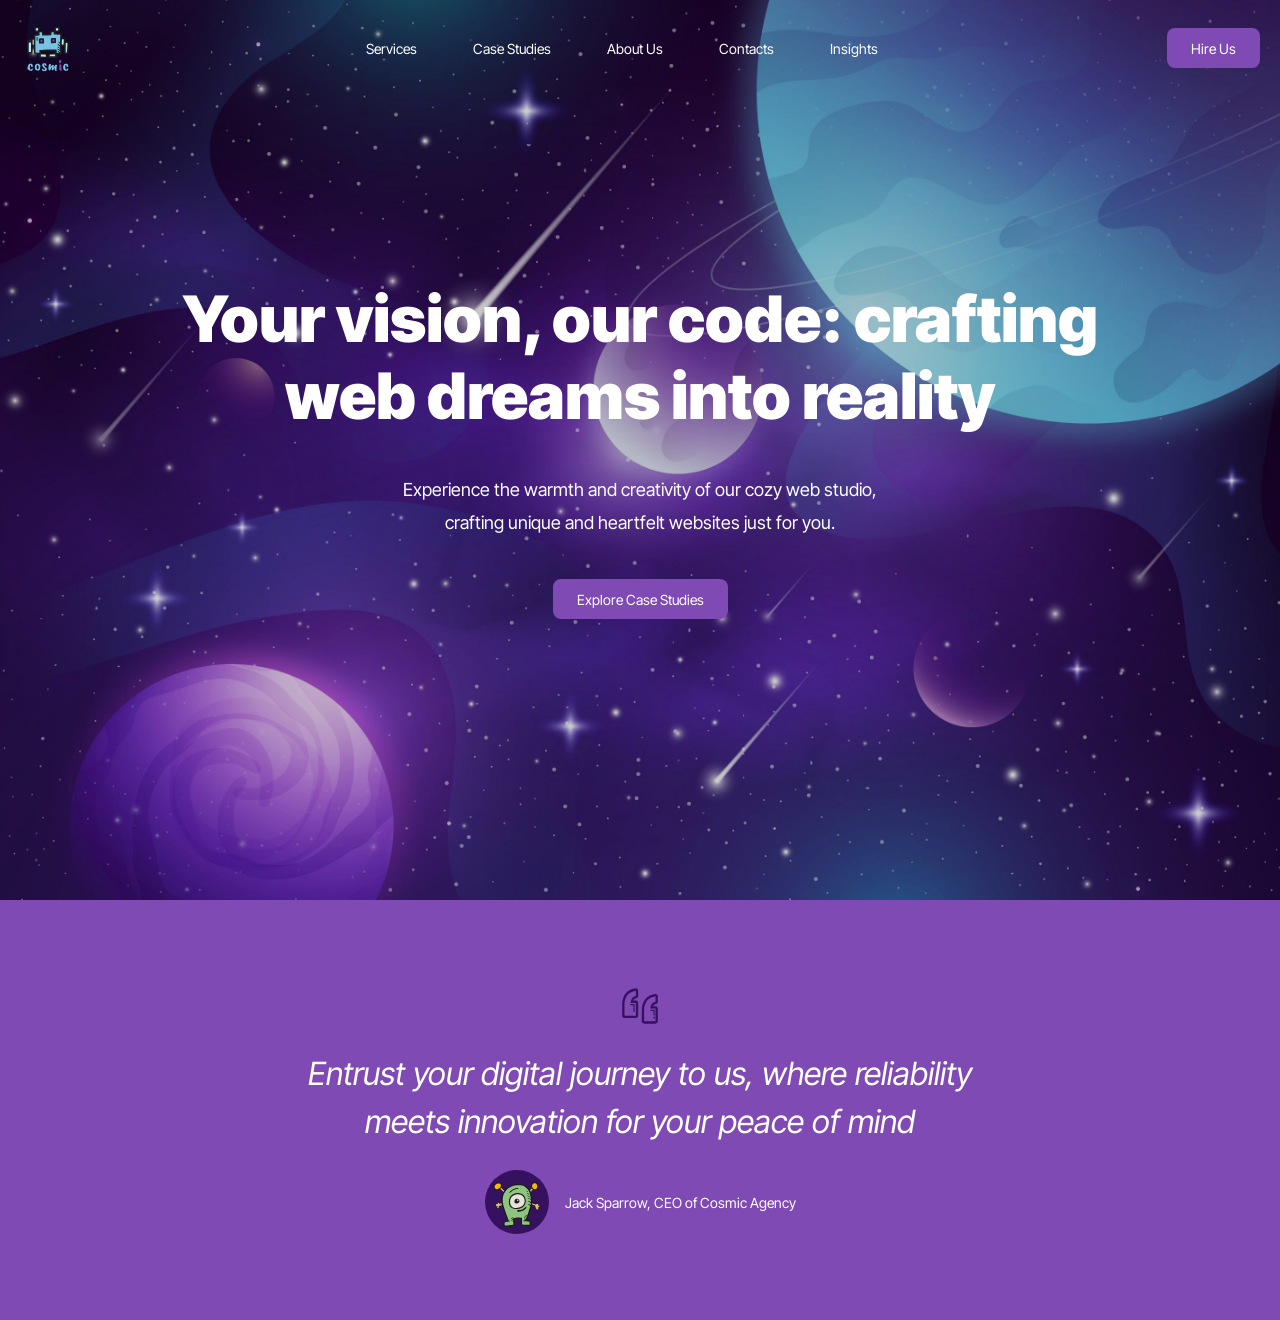
<file: template-1/index.html>
<!DOCTYPE html>
<html lang="en">

<head>
  <meta charset="UTF-8">
  <meta name="viewport" content="width=device-width, initial-scale=1.0">
  <title>Cosmic Agency</title>
  <link rel="icon" href="images/favicon.svg" type="image/svg">
  <link rel="stylesheet" type="text/css" href="css/index.css">
  <link rel="preconnect" href="https://fonts.googleapis.com">
  <link rel="preconnect" href="https://fonts.gstatic.com" crossorigin>
  <link href="https://fonts.googleapis.com/css2?family=Inter+Tight:ital,wght@0,400;0,900;1,400&display=swap" rel="stylesheet">
</head>

<body>

  <header class="header">
    <div class="container">
      <div class="header__inner">

        <a class="logo" href="index.html">
          <img class="logo__img" src="images/logo.svg" alt="logo">
        </a>

        <nav class="menu">

          <button class="menu__button">
            <span></span>
            <span></span>
            <span></span>
            <span></span>
          </button>

          <ul class="menu__list">
            <li class="menu__item">
              <a class="menu__link" href="#">Services</a>
            </li>
            <li class="menu__item">
              <a class="menu__link" href="#">Case studies</a>
            </li>
            <li class="menu__item">
              <a class="menu__link" href="#">About us</a>
            </li>
            <li class="menu__item">
              <a class="menu__link" href="#">Contacts</a>
            </li>
            <li class="menu__item">
              <a class="menu__link" href="#">Insights</a>
            </li>
          </ul>
        </nav>

        <a class="action__button button" href="#">
          Hire Us
        </a>

      </div>
    </div>
  </header>

  <main class="main">

    <section class="hero">
      <div class="container">
        <div class="hero__wrapper">
          <div class="hero__inner">
            <h1 class="hero__title">
              Your vision, our code: crafting web dreams into reality
            </h1>
            <p class="hero__description">
              Experience the warmth and creativity of our cozy web studio, crafting unique and heartfelt websites just for
              you.
            </p>
            <a class="hero__button button" href="#">
              Explore case studies
            </a>
          </div>
        </div>
      </div>
    </section>

    <div class="quote">
      <p class="quote__text">
        Entrust your digital journey to us, where reliability meets innovation for your peace of mind
      </p>
      <div class="quote__author">
        <img class="quote__photo" src="images/author.svg" alt="author">
        <p class="quote__name">
          Jack Sparrow, CEO of Cosmic Agency
        </p>
      </div>
    </div>

  </main>

  <script src="js/script.js"></script>
</body>

</html>
</file>
<file: template-1/css/index.css>
/* global */
@import url('reset.css');
@import url('box-model.css');

/* colors */
@import url('colors.css');

/* main */
@import url('styles.css');

/* media queries */
@import url('media.css');
</file>
